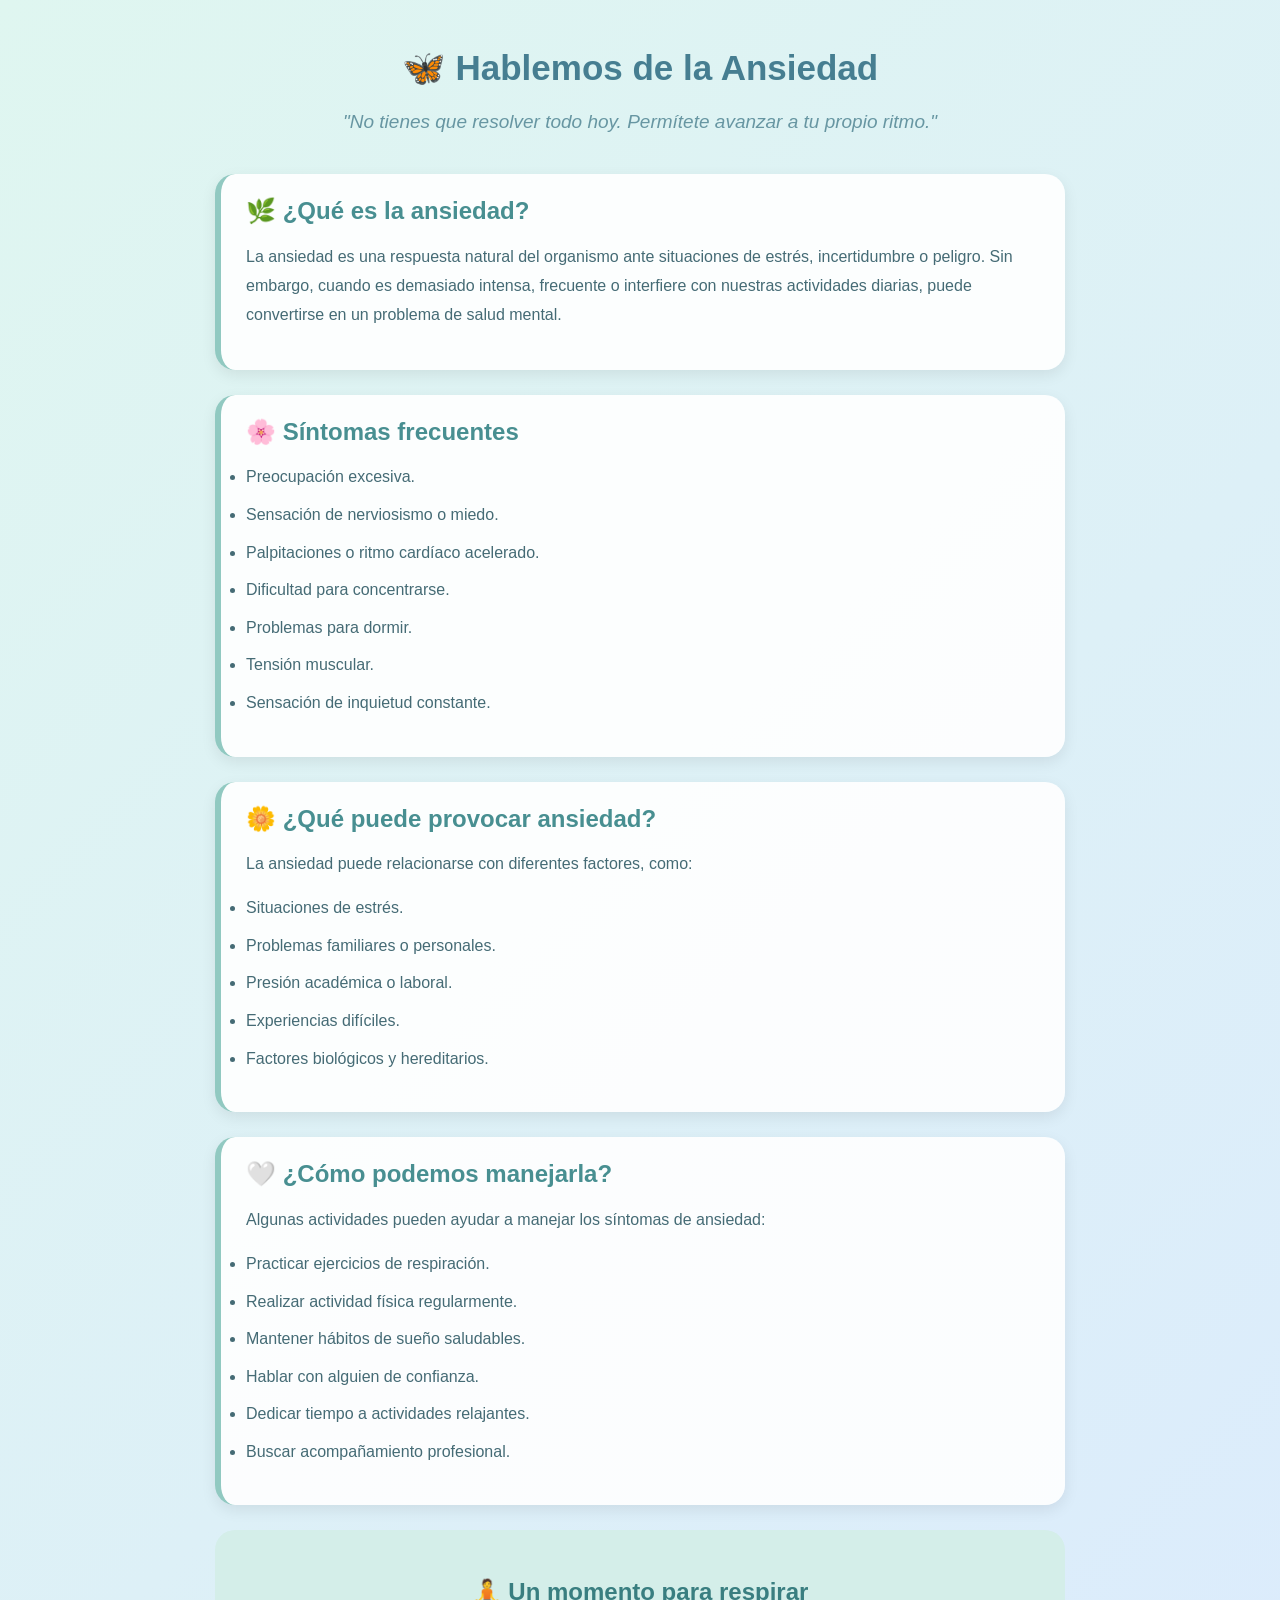
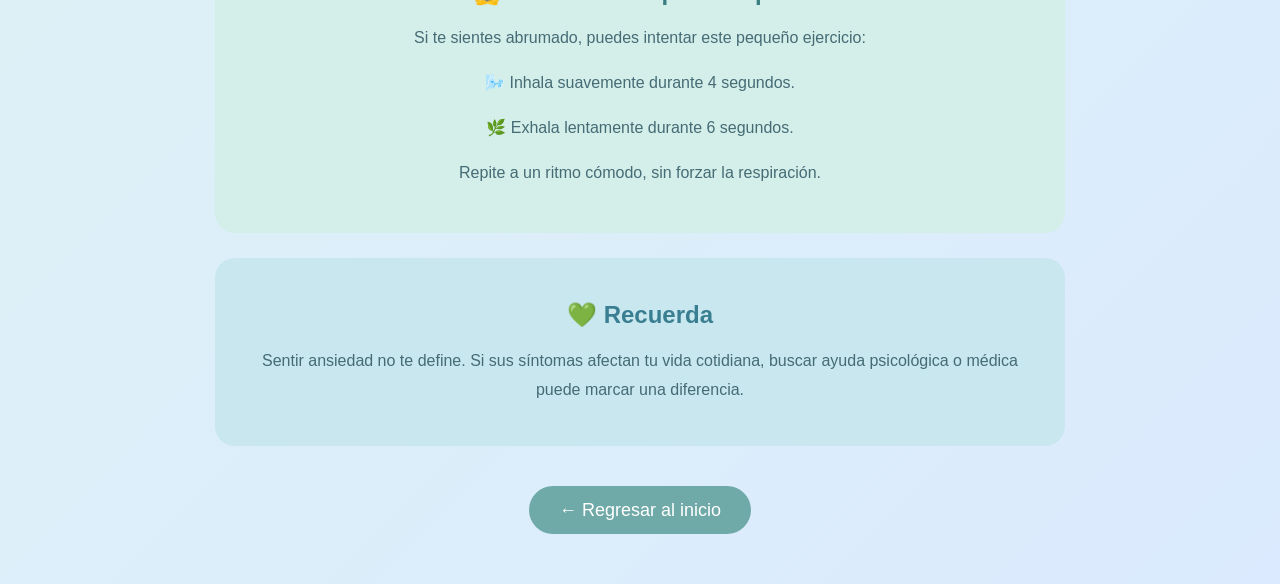
<file: ansiedad.html>
<!DOCTYPE html>
<html lang="es">

<head>
    <meta charset="UTF-8">
    <meta name="viewport" content="width=device-width, initial-scale=1.0">

    <title>Ansiedad | Salud Mental</title>

    <!-- Vinculación con CSS -->
    <link rel="stylesheet" href="estilos.css">
</head>

<body>

    <div class="contenedor">

        <h1>🦋 Hablemos de la Ansiedad</h1>

        <p class="frase">
            "No tienes que resolver todo hoy.
            Permítete avanzar a tu propio ritmo."
        </p>

        <!-- ¿QUÉ ES LA ANSIEDAD? -->

        <div class="tarjeta">
            <h2>🌿 ¿Qué es la ansiedad?</h2>

            <p>
                La ansiedad es una respuesta natural
                del organismo ante situaciones de estrés,
                incertidumbre o peligro.

                Sin embargo, cuando es demasiado intensa,
                frecuente o interfiere con nuestras
                actividades diarias, puede convertirse
                en un problema de salud mental.
            </p>
        </div>

        <!-- SÍNTOMAS -->

        <div class="tarjeta">
            <h2>🌸 Síntomas frecuentes</h2>

            <ul>
                <li>Preocupación excesiva.</li>
                <li>Sensación de nerviosismo o miedo.</li>
                <li>Palpitaciones o ritmo cardíaco acelerado.</li>
                <li>Dificultad para concentrarse.</li>
                <li>Problemas para dormir.</li>
                <li>Tensión muscular.</li>
                <li>Sensación de inquietud constante.</li>
            </ul>
        </div>

        <!-- CAUSAS -->

        <div class="tarjeta">
            <h2>🌼 ¿Qué puede provocar ansiedad?</h2>

            <p>
                La ansiedad puede relacionarse con
                diferentes factores, como:
            </p>

            <ul>
                <li>Situaciones de estrés.</li>
                <li>Problemas familiares o personales.</li>
                <li>Presión académica o laboral.</li>
                <li>Experiencias difíciles.</li>
                <li>Factores biológicos y hereditarios.</li>
            </ul>
        </div>

        <!-- RECOMENDACIONES -->

        <div class="tarjeta">
            <h2>🤍 ¿Cómo podemos manejarla?</h2>

            <p>
                Algunas actividades pueden ayudar
                a manejar los síntomas de ansiedad:
            </p>

            <ul>
                <li>Practicar ejercicios de respiración.</li>
                <li>Realizar actividad física regularmente.</li>
                <li>Mantener hábitos de sueño saludables.</li>
                <li>Hablar con alguien de confianza.</li>
                <li>Dedicar tiempo a actividades relajantes.</li>
                <li>Buscar acompañamiento profesional.</li>
            </ul>
        </div>

        <!-- EJERCICIO DE RESPIRACIÓN -->

        <div class="respiracion">

            <h2>🧘 Un momento para respirar</h2>

            <p>
                Si te sientes abrumado, puedes intentar
                este pequeño ejercicio:
            </p>

            <p>🌬️ Inhala suavemente durante 4 segundos.</p>

            <p>🌿 Exhala lentamente durante 6 segundos.</p>

            <p>
                Repite a un ritmo cómodo, sin forzar
                la respiración.
            </p>

        </div>

        <!-- MENSAJE FINAL -->

        <div class="mensaje-final">

            <h2>💚 Recuerda</h2>

            <p>
                Sentir ansiedad no te define.
                Si sus síntomas afectan tu vida cotidiana,
                buscar ayuda psicológica o médica
                puede marcar una diferencia.
            </p>

        </div>

        <!-- BOTÓN PARA REGRESAR -->

        <a href="index.html" class="boton">
            ← Regresar al inicio
        </a>

    </div>

</body>
</html>
</file>
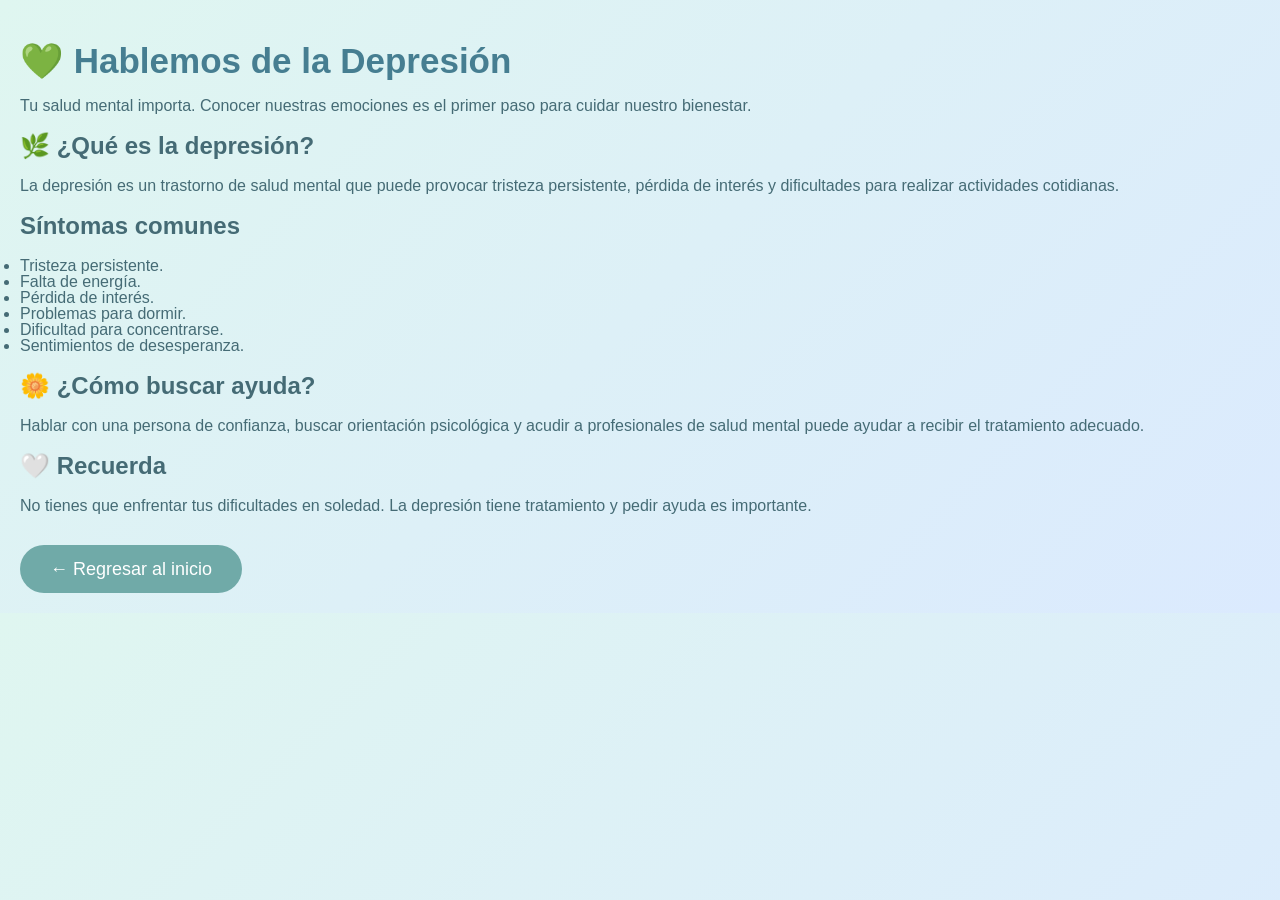
<file: depresion.html>
<!DOCTYPE html>
<html lang="es">

<head>
    <meta charset="UTF-8">
    <meta name="viewport" content="width=device-width, initial-scale=1.0">

    <title>Depresion | Salud Mental</title>

    <!-- Vinculación con CSS -->

    <link rel="stylesheet" href="estilos.css">
  
  <h1>💚 Hablemos de la Depresión</h1>

        <p>
            Tu salud mental importa.
            Conocer nuestras emociones es el primer
            paso para cuidar nuestro bienestar.
        </p>

        <section>
            <h2>🌿 ¿Qué es la depresión?</h2>

            <p>
                La depresión es un trastorno de salud mental
                que puede provocar tristeza persistente,
                pérdida de interés y dificultades para
                realizar actividades cotidianas.
            </p>
        </section>

        <section>
            <h2> Síntomas comunes</h2>

            <ul>
                <li>Tristeza persistente.</li>
                <li>Falta de energía.</li>
                <li>Pérdida de interés.</li>
                <li>Problemas para dormir.</li>
                <li>Dificultad para concentrarse.</li>
                <li>Sentimientos de desesperanza.</li>
            </ul>
        </section>

        <section>
            <h2>🌼 ¿Cómo buscar ayuda?</h2>

            <p>
                Hablar con una persona de confianza,
                buscar orientación psicológica y acudir
                a profesionales de salud mental puede
                ayudar a recibir el tratamiento adecuado.
            </p>
        </section>

        <section>
            <h2>🤍 Recuerda</h2>

            <p>
                No tienes que enfrentar tus dificultades
                en soledad. La depresión tiene tratamiento
                y pedir ayuda es importante.
            </p>
        </section>

        <!-- BOTÓN PARA REGRESAR -->
        <a href="index.html" class="boton">
            ← Regresar al inicio
        </a>
</file>
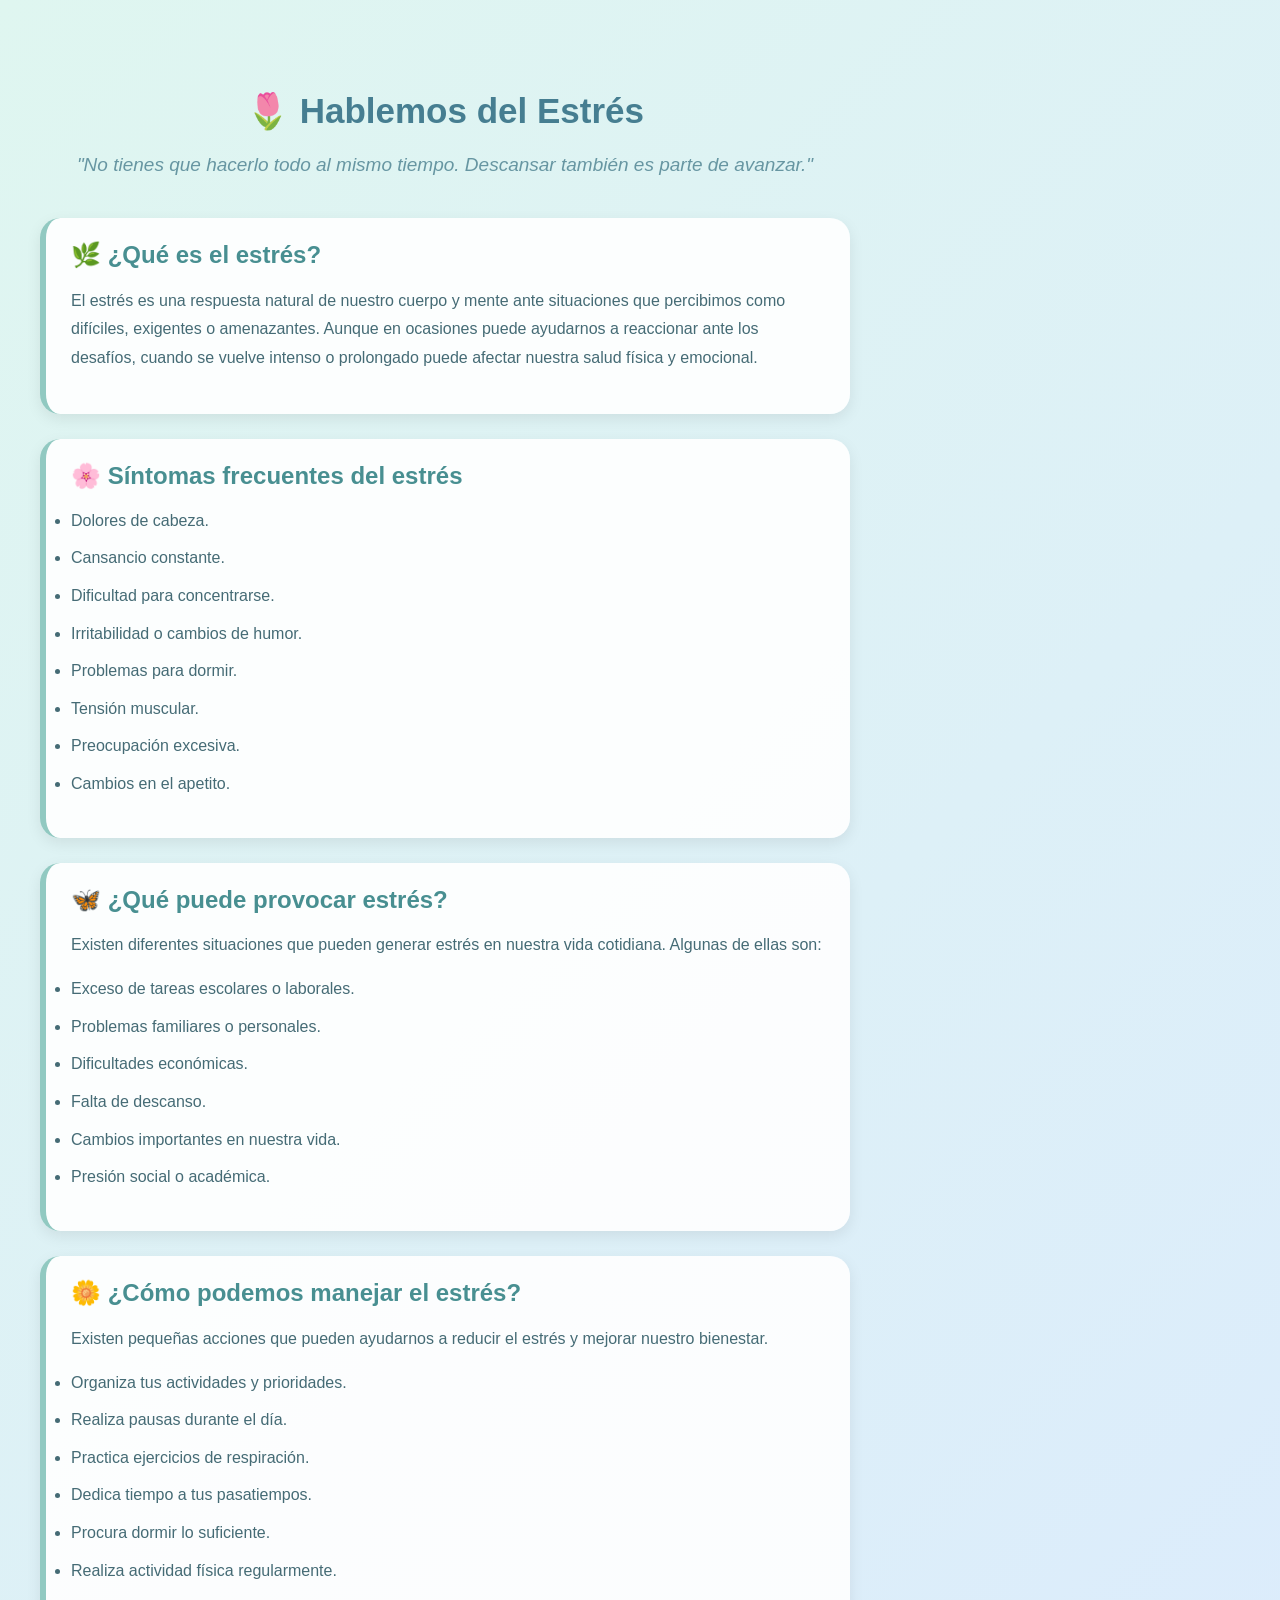
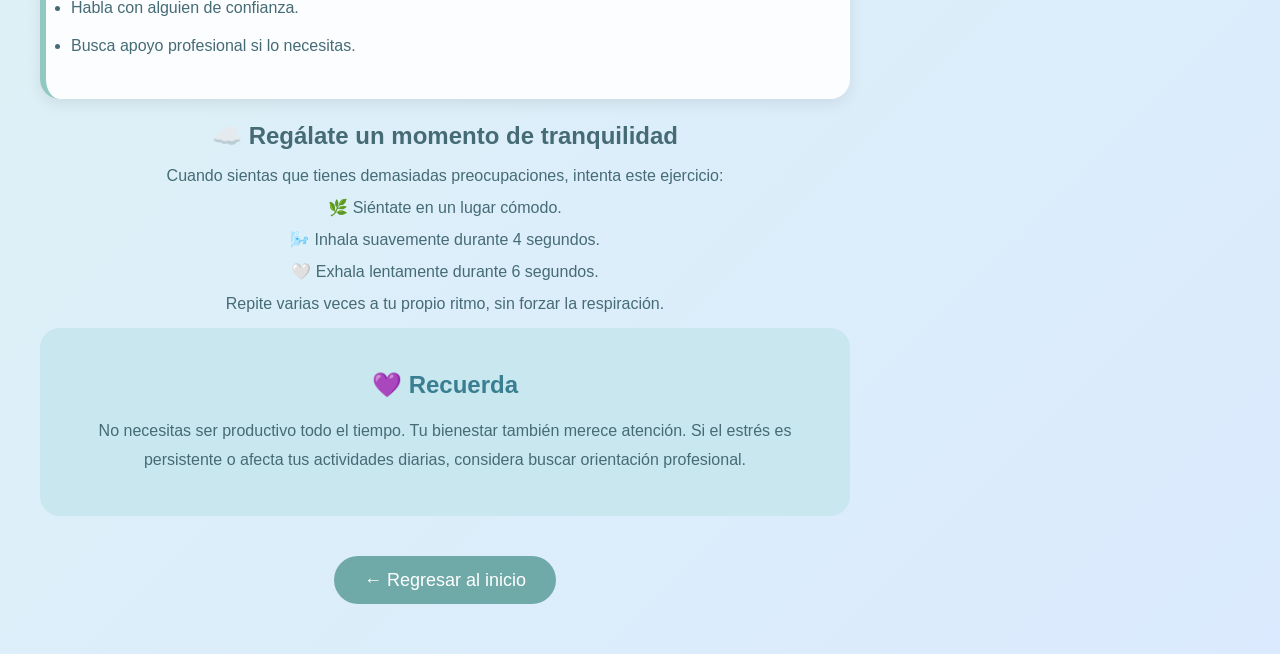
<file: estres.html>
<!DOCTYPE html>
<html lang="es">

<head>
    <meta charset="UTF-8">
    <meta name="viewport" content="width=device-width, initial-scale=1.0">

    <title>Estrés | Salud Mental</title>

    <!-- Vinculación con CSS -->
    <link rel="stylesheet" href="estilos.css">
</head>

<body>

    <main class="contenedor">

        <h1>🌷 Hablemos del Estrés</h1>

        <p class="frase">
            "No tienes que hacerlo todo al mismo tiempo.
            Descansar también es parte de avanzar."
        </p>

        <!-- ¿QUÉ ES EL ESTRÉS? -->

        <section class="tarjeta">

            <h2>🌿 ¿Qué es el estrés?</h2>

            <p>
                El estrés es una respuesta natural de nuestro
                cuerpo y mente ante situaciones que percibimos
                como difíciles, exigentes o amenazantes.

                Aunque en ocasiones puede ayudarnos a reaccionar
                ante los desafíos, cuando se vuelve intenso
                o prolongado puede afectar nuestra salud
                física y emocional.
            </p>

        </section>

        <!-- SÍNTOMAS -->

        <section class="tarjeta">

            <h2>🌸 Síntomas frecuentes del estrés</h2>

            <ul>
                <li>Dolores de cabeza.</li>
                <li>Cansancio constante.</li>
                <li>Dificultad para concentrarse.</li>
                <li>Irritabilidad o cambios de humor.</li>
                <li>Problemas para dormir.</li>
                <li>Tensión muscular.</li>
                <li>Preocupación excesiva.</li>
                <li>Cambios en el apetito.</li>
            </ul>

        </section>

        <!-- CAUSAS -->

        <section class="tarjeta">

            <h2>🦋 ¿Qué puede provocar estrés?</h2>

            <p>
                Existen diferentes situaciones que pueden
                generar estrés en nuestra vida cotidiana.
                Algunas de ellas son:
            </p>

            <ul>
                <li>Exceso de tareas escolares o laborales.</li>
                <li>Problemas familiares o personales.</li>
                <li>Dificultades económicas.</li>
                <li>Falta de descanso.</li>
                <li>Cambios importantes en nuestra vida.</li>
                <li>Presión social o académica.</li>
            </ul>

        </section>

        <!-- RECOMENDACIONES -->

        <section class="tarjeta">

            <h2>🌼 ¿Cómo podemos manejar el estrés?</h2>

            <p>
                Existen pequeñas acciones que pueden ayudarnos
                a reducir el estrés y mejorar nuestro bienestar.
            </p>

            <ul>
                <li>Organiza tus actividades y prioridades.</li>
                <li>Realiza pausas durante el día.</li>
                <li>Practica ejercicios de respiración.</li>
                <li>Dedica tiempo a tus pasatiempos.</li>
                <li>Procura dormir lo suficiente.</li>
                <li>Realiza actividad física regularmente.</li>
                <li>Habla con alguien de confianza.</li>
                <li>Busca apoyo profesional si lo necesitas.</li>
            </ul>

        </section>

        <!-- EJERCICIO DE RELAJACIÓN -->

        <section class="relajacion">

            <h2>☁️ Regálate un momento de tranquilidad</h2>

            <p>
                Cuando sientas que tienes demasiadas
                preocupaciones, intenta este ejercicio:
            </p>

            <p>🌿 Siéntate en un lugar cómodo.</p>

            <p>🌬️ Inhala suavemente durante 4 segundos.</p>

            <p>🤍 Exhala lentamente durante 6 segundos.</p>

            <p>
                Repite varias veces a tu propio ritmo,
                sin forzar la respiración.
            </p>

        </section>

        <!-- MENSAJE FINAL -->

        <section class="mensaje-final">

            <h2>💜 Recuerda</h2>

            <p>
                No necesitas ser productivo todo el tiempo.
                Tu bienestar también merece atención.

                Si el estrés es persistente o afecta
                tus actividades diarias, considera
                buscar orientación profesional.
            </p>

        </section>

        <!-- BOTÓN PARA REGRESAR -->

        <a href="index.html" class="boton">
            ← Regresar al inicio
        </a>

    </main>

</body>
</html>
</file>
<file: estilos.css>
*{
    margin:2;
    padding:0;
    box-sizing: border-box;
}

body{
    font-family: Cambria, Cochin, Georgia, Times, 'Times New Roman', serif;
    background-color: rgb(160, 217, 221);
    color:rgb(96, 115, 156);
    line-height: 1.0;
}

a{
    color: rgb(90, 121, 205);
    text-decoration: none;
}

header{
    background-color: rgb(206, 236, 241);
    color: rgb(88, 138, 134);
    padding: 20px;
    text-align: center;
}

<!--aqui va la uul
nav ul{
    list-style: circle;
    display: flex;
    justify-content: center;
    margin-top: 10px;
}

nav ul li {
    margin: 0 15px;
}

nav ul li a {
    color: rgb(67, 115, 129);
    text-decoration: bisque;
    font-weight: 100;
}

main{
    width: 70%;
    float: left;
    padding: 20px;
}

aside {
    width: 30%;
    float: right;
    background-color: rgb(147, 172, 245);
    padding: 10px;
}

footer{
    clear: both;
    background-color: rgb(143, 175, 212);
    color: aliceblue;
    text-align: center;
    padding: 15px;
    margin-top: 20px;
}

nav a{
    padding: 10px;
    text-decoration: none;
    color: aquamarine;
    text-align: center;
}

menu {
display: flex;
gap: 10px;
}

menu button{
    padding: 10px 20px;
    cursor: pointer;
}

content{
    display: none;
}

#inicio{
    display: block;
}

.relaxsong {
    background-color: #e8f5e9;
    padding: 30px;
    border-radius: 20px;
    text-align: center;
    max-width: 450px;
    margin: 40px auto;
    font-family: Arial, sans-serif;
}

.relaxsong h2 {
    color: #7ba3af;
}

.relaxsong p {
    color: #80839c;
    line-height: 1.6;
}

.relaxsong audio {
    width: 100%;
    margin-top: 20px;
}


/* BOTÓN PRINCIPAL */

.boton-depresion {
    display: block;
    margin: 30px auto;
    background-color: #79b5a1;
    color: white;
    border: none;
    padding: 16px 35px;
    font-size: 18px;
    border-radius: 30px;
    cursor: pointer;
    box-shadow: 0 4px 12px rgba(0,0,0,0.15);
    transition: 0.3s;
}

.boton-depresion:hover {
    background-color: #4e8f7a;
    transform: scale(1.05);
}

/* FONDO GENERAL */

body {
    background: linear-gradient(135deg, #dff6f0, #dbeafe);
    font-family: Arial, sans-serif;
    margin: 0;
    padding: 20px;
    color: #456b75;
}

/* CONTENEDOR DE INFORMACIÓN */

.informacion-depresion {
    max-width: 800px;
    margin: 30px auto;
    padding: 25px;
    background-color: #e8f5e9;
    border-radius: 25px;
    font-family: Arial, sans-serif;
    color: #456b60;
    box-shadow: 0 5px 20px rgba(0,0,0,0.1);
}

.informacion-depresion[hidden] {
    display: none;
}

.informacion-depresion h1 {
    text-align: center;
    color: #39755c;
}

/* FRASE INSPIRADORA */

.frase {
    text-align: center;
    font-style: italic;
    color: #648b7a;
    font-size: 18px;
    margin-bottom: 30px;
}

/* TARJETAS DE INFORMACIÓN */

.tarjeta {
    background-color: white;
    padding: 25px;
    margin-bottom: 20px;
    border-radius: 18px;
    border-left: 6px solid #88bfa9;
    box-shadow: 0 3px 10px rgba(0,0,0,0.07);
    transition: 0.3s;
}

.tarjeta:hover {
    transform: translateY(-4px);
}

.tarjeta h2 {
    color: #43876c;
    margin-top: 0;
}

.tarjeta p {
    font-size: 16px;
    line-height: 1.8;
}

.tarjeta li {
    margin-bottom: 12px;
    line-height: 1.6;
}

/* MENSAJE FINAL */

.mensaje-final {
    background-color: #d2ebe0;
    padding: 25px;
    border-radius: 18px;
    text-align: center;
}

.mensaje-final h2 {
    color: #39755c;
}

.mensaje-final p {
    line-height: 1.8;
}

/* FONDO GENERAL */

body {
    background: linear-gradient(135deg, #dff6f0, #dbeafe);
    font-family: Arial, sans-serif;
    margin: 0;
    padding: 20px;
    color: #456b75;
}

/* CONTENEDOR PRINCIPAL */

.contenedor {
    max-width: 850px;
    margin: 30px auto;
    text-align: center;
}

/* TÍTULO */

h1 {
    font-size: 35px;
    color: #467e91;
    margin-bottom: 20px;
}

/* FRASE INSPIRADORA */

.frase {
    font-size: 19px;
    font-style: italic;
    color: #6796a2;
    margin-bottom: 35px;
    line-height: 1.8;
}

/* TARJETAS DE INFORMACIÓN */

.tarjeta {
    background-color: rgba(255,255,255,0.9);
    padding: 25px;
    margin-bottom: 25px;
    border-radius: 20px;
    text-align: left;
    border-left: 6px solid #91c9c1;
    box-shadow: 0 5px 15px rgba(0,0,0,0.08);
    transition: 0.3s;
}

.tarjeta:hover {
    transform: translateY(-5px);
}

.tarjeta h2 {
    color: #488f91;
    margin-top: 0;
}

.tarjeta p {
    line-height: 1.8;
    font-size: 16px;
}

.tarjeta li {
    margin-bottom: 12px;
    line-height: 1.6;
}

/* SECCIÓN DE RESPIRACIÓN */

.respiracion {
    background-color: #d4eee9;
    padding: 30px;
    border-radius: 20px;
    margin-bottom: 25px;
}

.respiracion h2 {
    color: #397e80;
}

.respiracion p {
    line-height: 1.8;
}

/* MENSAJE FINAL */

.mensaje-final {
    background-color: #c9e7ef;
    padding: 25px;
    border-radius: 20px;
    margin-bottom: 25px;
}

.mensaje-final h2 {
    color: #397e91;
}

.mensaje-final p {
    line-height: 1.8;
}

/* BOTÓN PARA REGRESAR */

.boton {
    display: inline-block;
    background-color: #70aaa8;
    color: white;
    padding: 15px 30px;
    border-radius: 30px;
    text-decoration: none;
    font-size: 18px;
    margin-top: 15px;
    transition: 0.3s;
}

.boton:hover {
    background-color: #438785;
    transform: scale(1.05);
}

/* SECCIÓN DEL CARRUSEL */

.seccion-carrusel {
    text-align: center;
    padding: 30px 15px;
    font-family: Arial, sans-serif;
}

.seccion-carrusel h2 {
    color: #39755c;
    font-size: 30px;
}

.seccion-carrusel p {
    color: #628b7a;
    font-size: 17px;
}

/* CONTENEDOR */

.carrusel {
    position: relative;
    max-width: 750px;
    height: 400px;
    margin: 30px auto;
    overflow: hidden;
    border-radius: 25px;
    box-shadow: 0 5px 20px rgba(0,0,0,0.2);
}

/* IMÁGENES */

.imagenes-carrusel {
    width: 100%;
    height: 100%;
}

.slide {
    display: none;
    width: 100%;
    height: 100%;
    object-fit: cover;
}

/* IMAGEN VISIBLE */

.slide.activo {
    display: block;
    animation: aparecer 0.7s ease-in-out;
}

/* ANIMACIÓN */

@keyframes aparecer {
    from {
        opacity: 0.3;
    }

    to {
        opacity: 1;
    }
}

/* BOTONES */

.anterior,
.siguiente {
    position: absolute;
    top: 50%;
    transform: translateY(-50%);
    background-color: rgba(255,255,255,0.7);
    color: #39755c;
    border: none;
    padding: 15px;
    font-size: 22px;
    cursor: pointer;
    border-radius: 50%;
    transition: 0.3s;
}

.anterior {
    left: 15px;
}

.siguiente {
    right: 15px;
}

.anterior:hover,
.siguiente:hover {
    background-color: white;
}

/* FRASE FINAL */

.frase-carrusel {
    font-style: italic;
    color: #39755c;
}
</file>
